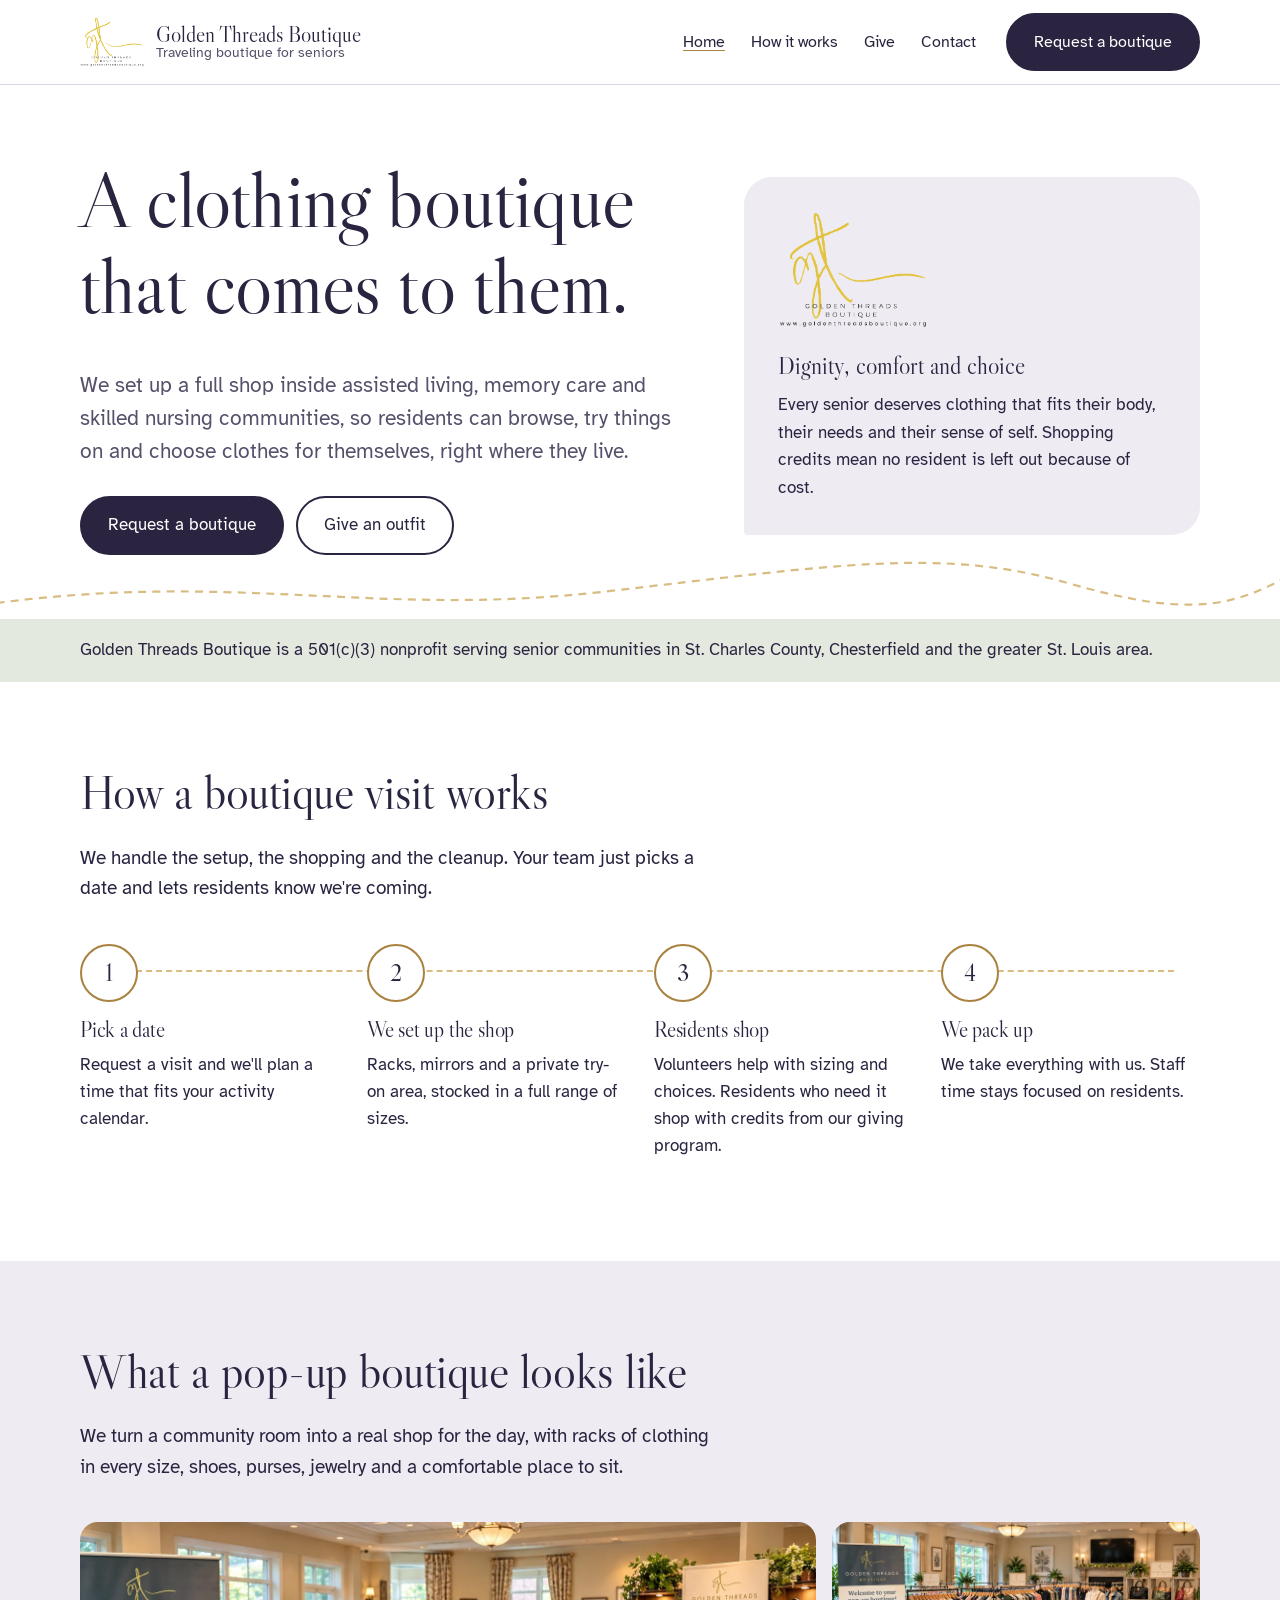
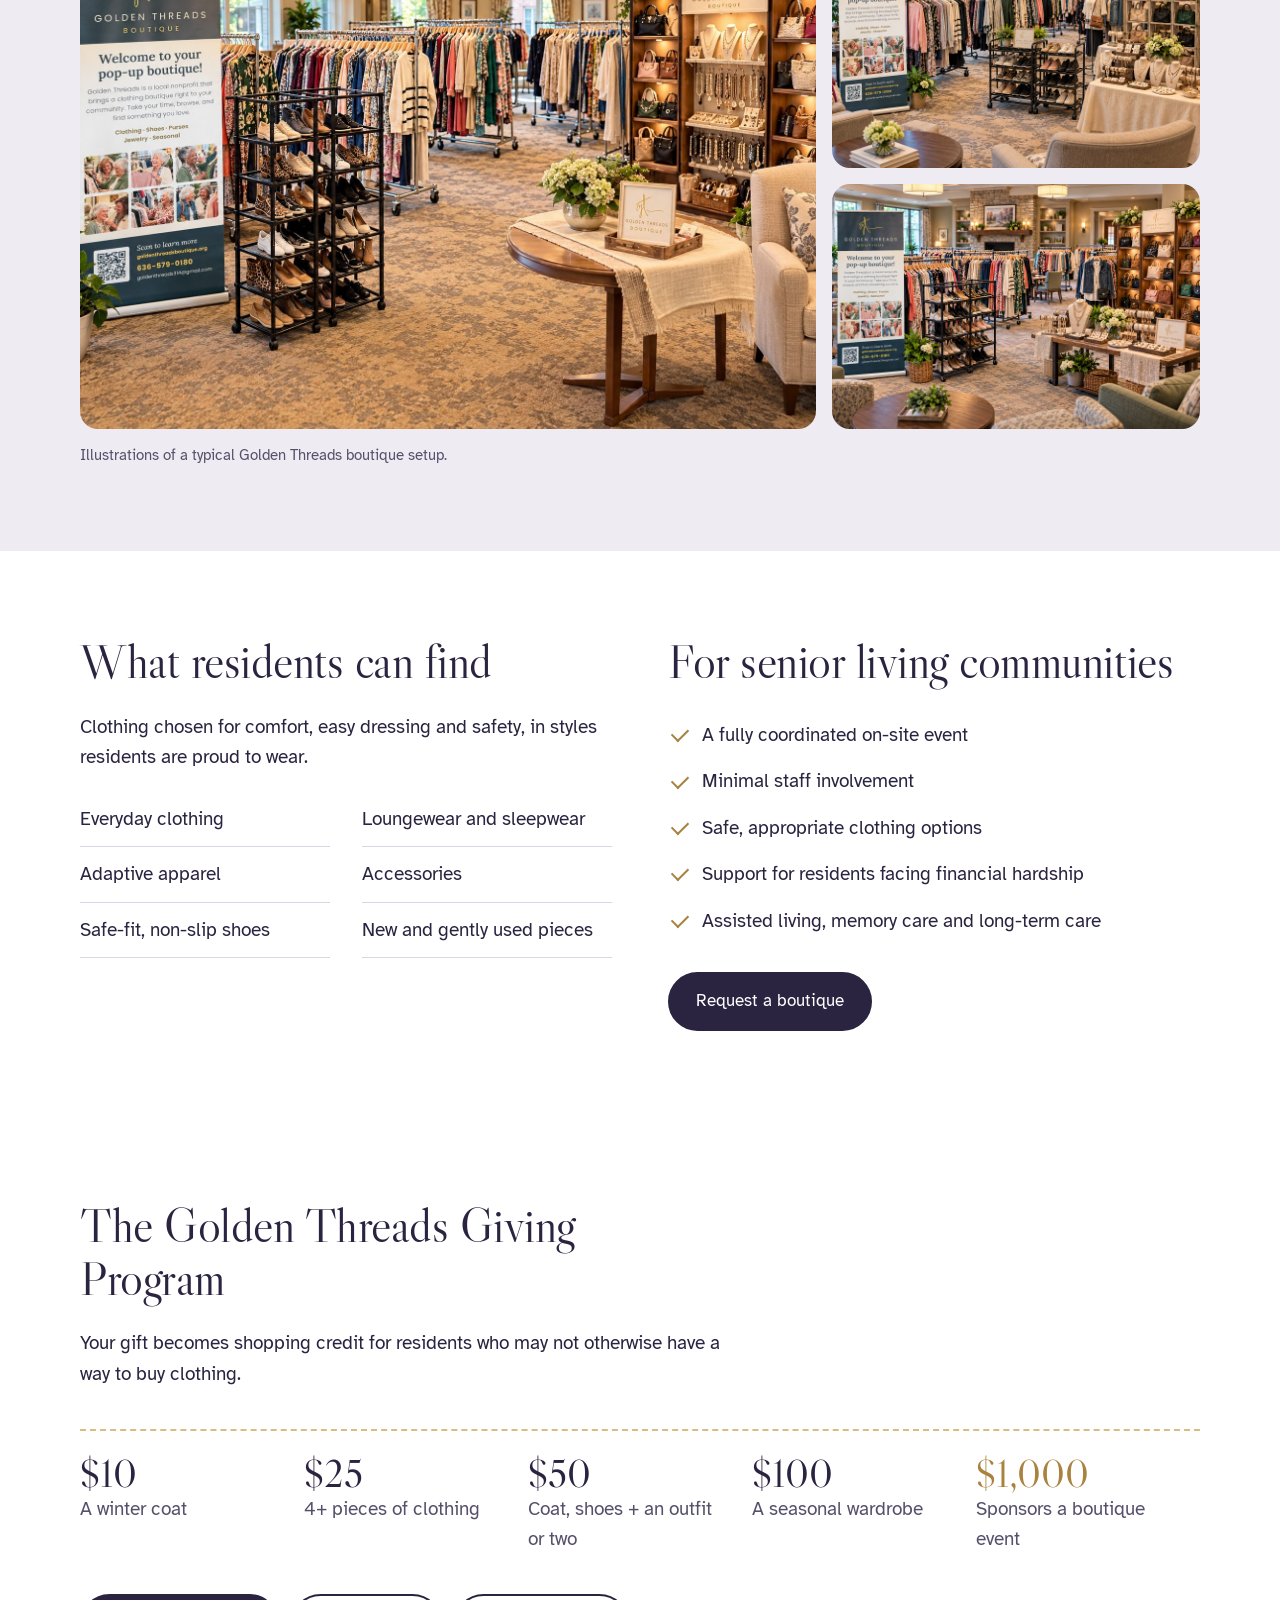
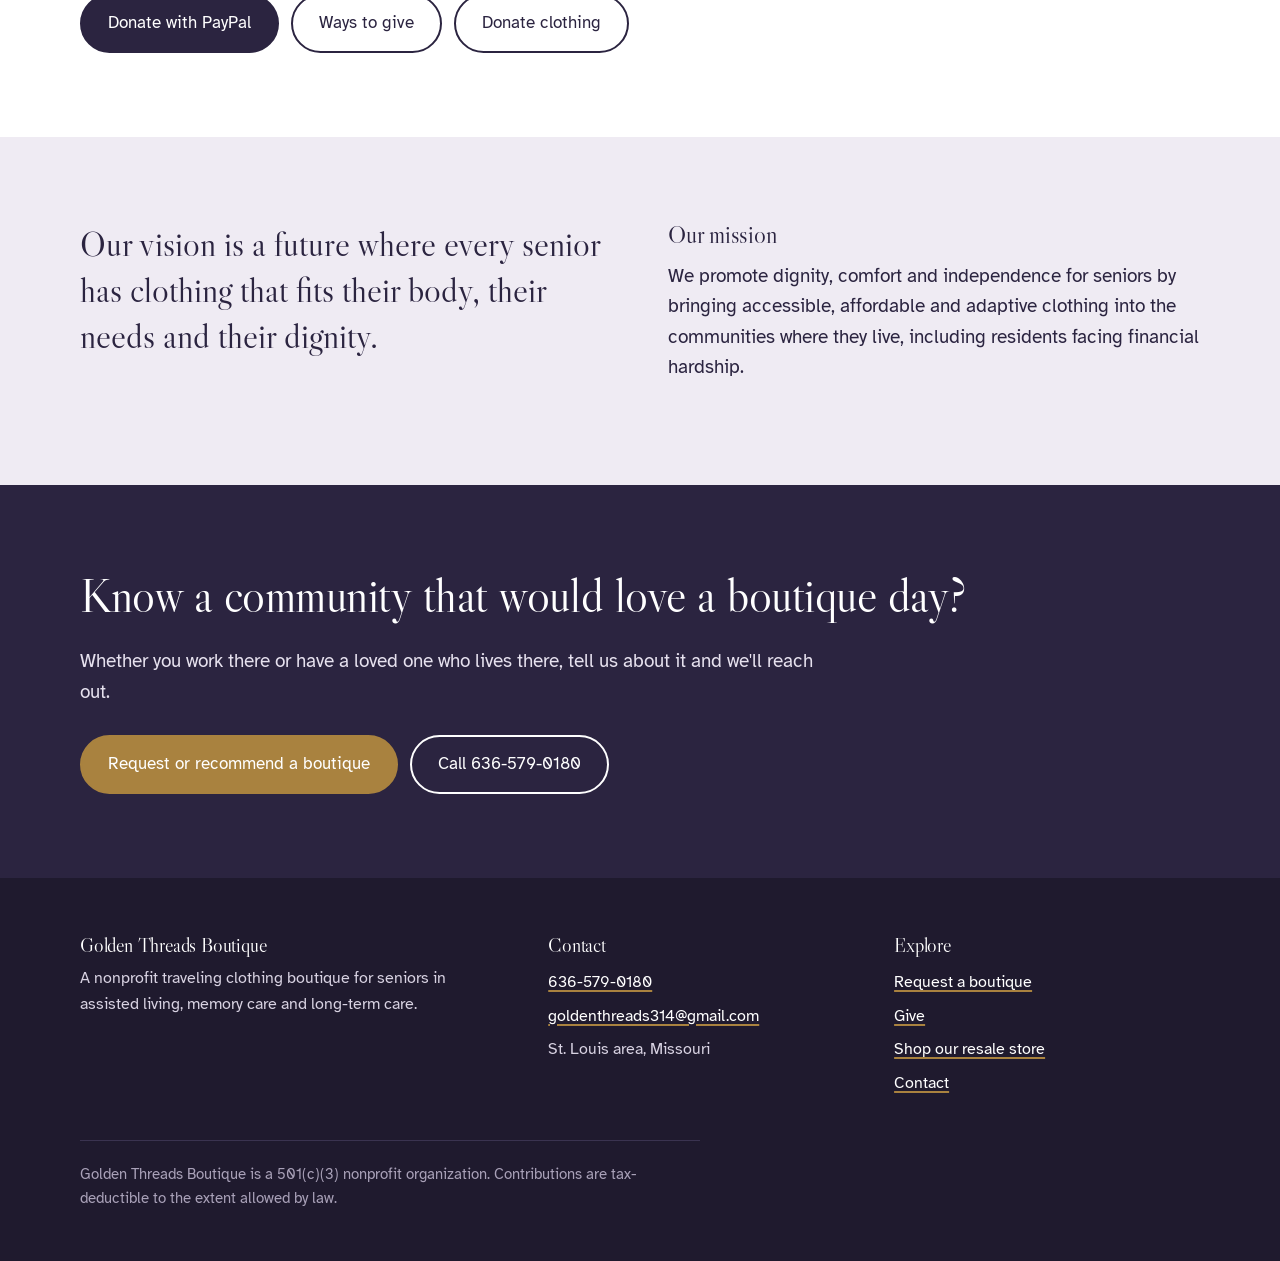
<file: index.html>
<!doctype html>
<html lang="en">
<head>
<meta charset="utf-8">
<meta name="viewport" content="width=device-width, initial-scale=1">
<title>Golden Threads Boutique | A traveling clothing boutique for seniors</title>
<meta name="description" content="Golden Threads Boutique is a nonprofit traveling boutique that brings affordable, adaptive clothing into assisted living, memory care and skilled nursing communities in the St. Louis area.">
<meta property="og:title" content="Golden Threads Boutique">
<meta property="og:description" content="A nonprofit traveling clothing boutique that comes to seniors in their own community.">
<meta property="og:image" content="https://goldenthreadsboutique.org/assets/logo.png">
<link rel="icon" href="assets/logo.png">
<link rel="preconnect" href="https://fonts.googleapis.com"><link rel="preconnect" href="https://fonts.gstatic.com" crossorigin>
<link href="https://fonts.googleapis.com/css2?family=Atkinson+Hyperlegible:wght@400;700&family=Libre+Caslon+Display&display=swap" rel="stylesheet">
<link rel="stylesheet" href="assets/site.css">
</head>
<body>
<a class="skip" href="#main">Skip to content</a>
<header class="site-header">
  <div class="wrap">
    <a class="brand" href="index.html"><img src="assets/logo.png" alt="Golden Threads Boutique logo"><span>Golden Threads Boutique<small>Traveling boutique for seniors</small></span></a>
    <button class="menu-toggle" aria-expanded="false" aria-controls="nav">Menu</button>
    <nav class="nav" id="nav" aria-label="Main">
      <a href="index.html" aria-current="page">Home</a>
      <a href="index.html#how-it-works">How it works</a>
      <a href="give.html">Give</a>
      <a href="contact.html">Contact</a>
      <a class="btn" href="request.html">Request a boutique</a>
    </nav>
  </div>
</header>

<main id="main">
  <section class="hero">
    <svg class="thread" viewBox="0 0 1440 600" preserveAspectRatio="none" aria-hidden="true"><path d="M-20 585 C 260 545, 420 600, 680 570 S 1060 520, 1200 560 S 1390 590, 1470 540"/></svg>
    <div class="wrap">
      <div>
        <h1>A clothing boutique that comes to them.</h1>
        <p class="lead">We set up a full shop inside assisted living, memory care and skilled nursing communities, so residents can browse, try things on and choose clothes for themselves, right where they live.</p>
        <div class="actions">
          <a class="btn" href="request.html">Request a boutique</a>
          <a class="btn btn-quiet" href="give.html">Give an outfit</a>
        </div>
      </div>
      <aside class="hero-card">
        <img src="assets/logo.png" alt="">
        <strong>Dignity, comfort and choice</strong>
        <p>Every senior deserves clothing that fits their body, their needs and their sense of self. Shopping credits mean no resident is left out because of cost.</p>
      </aside>
    </div>
  </section>

  <div class="note"><div class="wrap"><p>Golden Threads Boutique is a 501(c)(3) nonprofit serving senior communities in St. Charles County, Chesterfield and the greater St. Louis area.</p></div></div>

  <section id="how-it-works">
    <div class="wrap">
      <div class="section-head">
        <h2>How a boutique visit works</h2>
        <p>We handle the setup, the shopping and the cleanup. Your team just picks a date and lets residents know we're coming.</p>
      </div>
      <ol class="steps">
        <li><h3>Pick a date</h3><p>Request a visit and we'll plan a time that fits your activity calendar.</p></li>
        <li><h3>We set up the shop</h3><p>Racks, mirrors and a private try-on area, stocked in a full range of sizes.</p></li>
        <li><h3>Residents shop</h3><p>Volunteers help with sizing and choices. Residents who need it shop with credits from our giving program.</p></li>
        <li><h3>We pack up</h3><p>We take everything with us. Staff time stays focused on residents.</p></li>
      </ol>
    </div>
  </section>

  <section class="wash" id="pop-up">
    <div class="wrap">
      <div class="section-head">
        <h2>What a pop-up boutique looks like</h2>
        <p>We turn a community room into a real shop for the day, with racks of clothing in every size, shoes, purses, jewelry and a comfortable place to sit.</p>
      </div>
      <div class="gallery">
        <figure><img src="assets/popup-1.jpg" width="1536" height="1024" loading="lazy" alt="A Golden Threads pop-up boutique in a senior living community room, with clothing racks, a shoe rack, a purse and jewelry display, and a welcome banner"></figure>
        <figure><img src="assets/popup-2.jpg" width="1536" height="1024" loading="lazy" alt="Pop-up boutique set up with rolling racks of sweaters and dresses, mannequins, shoes and a jewelry table"></figure>
        <figure><img src="assets/popup-3.jpg" width="1536" height="1024" loading="lazy" alt="Pop-up boutique by a stone fireplace with clothing racks, purse shelves, shoes and a jewelry table"></figure>
      </div>
      <p class="gallery-note">Illustrations of a typical Golden Threads boutique setup.</p>
    </div>
  </section>

  <section>
    <div class="wrap two">
      <div>
        <h2>What residents can find</h2>
        <p>Clothing chosen for comfort, easy dressing and safety, in styles residents are proud to wear.</p>
        <ul class="offer">
          <li>Everyday clothing</li>
          <li>Adaptive apparel</li>
          <li>Safe-fit, non-slip shoes</li>
          <li>Loungewear and sleepwear</li>
          <li>Accessories</li>
          <li>New and gently used pieces</li>
        </ul>
      </div>
      <div>
        <h2>For senior living communities</h2>
        <ul class="checks">
          <li>A fully coordinated on-site event</li>
          <li>Minimal staff involvement</li>
          <li>Safe, appropriate clothing options</li>
          <li>Support for residents facing financial hardship</li>
          <li>Assisted living, memory care and long-term care</li>
        </ul>
        <div class="actions"><a class="btn" href="request.html">Request a boutique</a></div>
      </div>
    </div>
  </section>

  <section>
    <div class="wrap">
      <div class="section-head">
        <h2>The Golden Threads Giving Program</h2>
        <p>Your gift becomes shopping credit for residents who may not otherwise have a way to buy clothing.</p>
      </div>
      <div class="tiers">
        <div class="tier"><b>$10</b><span>A winter coat</span></div>
        <div class="tier"><b>$25</b><span>4+ pieces of clothing</span></div>
        <div class="tier"><b>$50</b><span>Coat, shoes + an outfit or two</span></div>
        <div class="tier"><b>$100</b><span>A seasonal wardrobe</span></div>
        <div class="tier big"><b>$1,000</b><span>Sponsors a boutique event</span></div>
      </div>
      <div class="actions"><a class="btn" href="https://www.paypal.com/qrcodes/managed/34150b9b-a78c-41fd-8ce4-fd4af0647781?utm_source=payandgetpaid" target="_blank" rel="noopener">Donate with PayPal</a><a class="btn btn-quiet" href="give.html">Ways to give</a><a class="btn btn-quiet" href="give.html#clothing">Donate clothing</a></div>
    </div>
  </section>

  <section class="wash">
    <div class="wrap two">
      <p class="quote">Our vision is a future where every senior has clothing that fits their body, their needs and their dignity.</p>
      <div>
        <h3>Our mission</h3>
        <p>We promote dignity, comfort and independence for seniors by bringing accessible, affordable and adaptive clothing into the communities where they live, including residents facing financial hardship.</p>
      </div>
    </div>
  </section>

  <section class="band">
    <div class="wrap">
      <h2>Know a community that would love a boutique day?</h2>
      <p>Whether you work there or have a loved one who lives there, tell us about it and we'll reach out.</p>
      <div class="actions"><a class="btn" href="request.html">Request or recommend a boutique</a><a class="btn btn-quiet" href="tel:+16365790180">Call 636-579-0180</a></div>
    </div>
  </section>
</main>

<footer class="site-footer">
  <div class="wrap">
    <div>
      <h3>Golden Threads Boutique</h3>
      <p>A nonprofit traveling clothing boutique for seniors in assisted living, memory care and long-term care.</p>
    </div>
    <div>
      <h3>Contact</h3>
      <ul>
        <li><a href="tel:+16365790180">636-579-0180</a></li>
        <li><a href="mailto:goldenthreads314@gmail.com">goldenthreads314@gmail.com</a></li>
        <li>St. Louis area, Missouri</li>
      </ul>
    </div>
    <div>
      <h3>Explore</h3>
      <ul>
        <li><a href="request.html">Request a boutique</a></li>
        <li><a href="give.html">Give</a></li>
        <li><a href="https://goldenthreads.us">Shop our resale store</a></li>
        <li><a href="contact.html">Contact</a></li>
      </ul>
    </div>
    <p class="legal">Golden Threads Boutique is a 501(c)(3) nonprofit organization. Contributions are tax-deductible to the extent allowed by law.</p>
  </div>
</footer>
<script src="assets/site.js"></script>
</body>
</html>
</file>
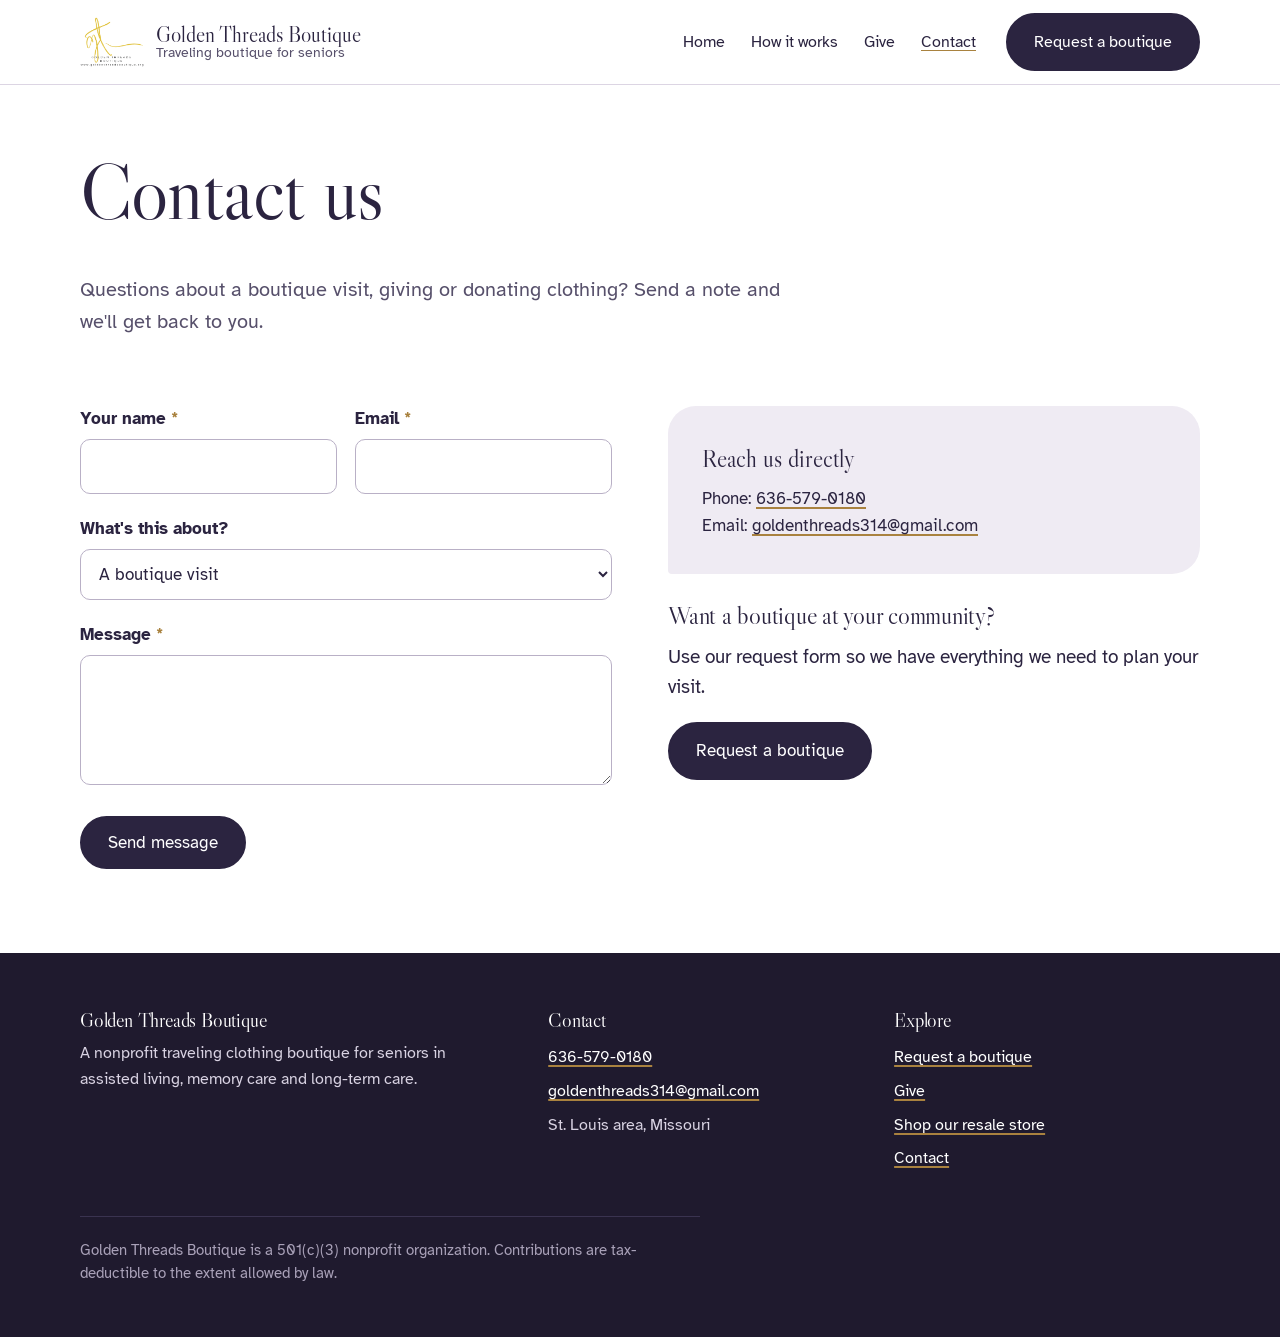
<file: contact.html>
<!doctype html>
<html lang="en">
<head>
<meta charset="utf-8">
<meta name="viewport" content="width=device-width, initial-scale=1">
<title>Contact | Golden Threads Boutique</title>
<meta name="description" content="Contact Golden Threads Boutique about boutique visits, giving, donating clothing or volunteering.">
<meta property="og:title" content="Golden Threads Boutique">
<meta property="og:description" content="A nonprofit traveling clothing boutique that comes to seniors in their own community.">
<meta property="og:image" content="https://goldenthreadsboutique.org/assets/logo.png">
<link rel="icon" href="assets/logo.png">
<link rel="preconnect" href="https://fonts.googleapis.com"><link rel="preconnect" href="https://fonts.gstatic.com" crossorigin>
<link href="https://fonts.googleapis.com/css2?family=Atkinson+Hyperlegible:wght@400;700&family=Libre+Caslon+Display&display=swap" rel="stylesheet">
<link rel="stylesheet" href="assets/site.css">
</head>
<body>
<a class="skip" href="#main">Skip to content</a>
<header class="site-header">
  <div class="wrap">
    <a class="brand" href="index.html"><img src="assets/logo.png" alt="Golden Threads Boutique logo"><span>Golden Threads Boutique<small>Traveling boutique for seniors</small></span></a>
    <button class="menu-toggle" aria-expanded="false" aria-controls="nav">Menu</button>
    <nav class="nav" id="nav" aria-label="Main">
      <a href="index.html">Home</a>
      <a href="index.html#how-it-works">How it works</a>
      <a href="give.html">Give</a>
      <a href="contact.html" aria-current="page">Contact</a>
      <a class="btn" href="request.html">Request a boutique</a>
    </nav>
  </div>
</header>

<main id="main">
  <div class="page-head"><div class="wrap">
    <h1>Contact us</h1>
    <p class="lead">Questions about a boutique visit, giving or donating clothing? Send a note and we'll get back to you.</p>
  </div></div>
  <section style="padding-top:24px">
    <div class="wrap two">
      <form class="form" action="https://formsubmit.co/goldenthreads314@gmail.com" method="POST">
        <input type="hidden" name="_subject" value="New message from goldenthreadsboutique.org">
        <input type="hidden" name="_template" value="table">
        <input type="hidden" name="_next" value="https://goldenthreadsboutique.org/thanks.html">
        <input type="text" name="_honey" style="display:none" tabindex="-1" autocomplete="off">
        <div class="row">
          <div><label for="cname">Your name <span class="req">*</span></label><input id="cname" type="text" name="Name" autocomplete="name" required></div>
          <div><label for="cemail">Email <span class="req">*</span></label><input id="cemail" type="email" name="email" autocomplete="email" required></div>
        </div>
        <div><label for="topic">What's this about?</label>
          <select id="topic" name="Topic"><option>A boutique visit</option><option>Giving money</option><option>Donating clothing</option><option>Volunteering</option><option>Something else</option></select></div>
        <div><label for="msg">Message <span class="req">*</span></label><textarea id="msg" name="Message" required></textarea></div>
        <div><button class="btn" type="submit">Send message</button></div>
      </form>
      <aside>
        <div class="hero-card">
          <strong>Reach us directly</strong>
          <p>Phone: <a href="tel:+16365790180">636-579-0180</a><br>Email: <a href="mailto:goldenthreads314@gmail.com">goldenthreads314@gmail.com</a></p>
        </div>
        <div style="margin-top:28px">
          <h3>Want a boutique at your community?</h3>
          <p>Use our request form so we have everything we need to plan your visit.</p>
          <a class="btn" href="request.html">Request a boutique</a>
        </div>
      </aside>
    </div>
  </section>
</main>
</main>

<footer class="site-footer">
  <div class="wrap">
    <div>
      <h3>Golden Threads Boutique</h3>
      <p>A nonprofit traveling clothing boutique for seniors in assisted living, memory care and long-term care.</p>
    </div>
    <div>
      <h3>Contact</h3>
      <ul>
        <li><a href="tel:+16365790180">636-579-0180</a></li>
        <li><a href="mailto:goldenthreads314@gmail.com">goldenthreads314@gmail.com</a></li>
        <li>St. Louis area, Missouri</li>
      </ul>
    </div>
    <div>
      <h3>Explore</h3>
      <ul>
        <li><a href="request.html">Request a boutique</a></li>
        <li><a href="give.html">Give</a></li>
        <li><a href="https://goldenthreads.us">Shop our resale store</a></li>
        <li><a href="contact.html">Contact</a></li>
      </ul>
    </div>
    <p class="legal">Golden Threads Boutique is a 501(c)(3) nonprofit organization. Contributions are tax-deductible to the extent allowed by law.</p>
  </div>
</footer>
<script src="assets/site.js"></script>
</body>
</html>
</file>
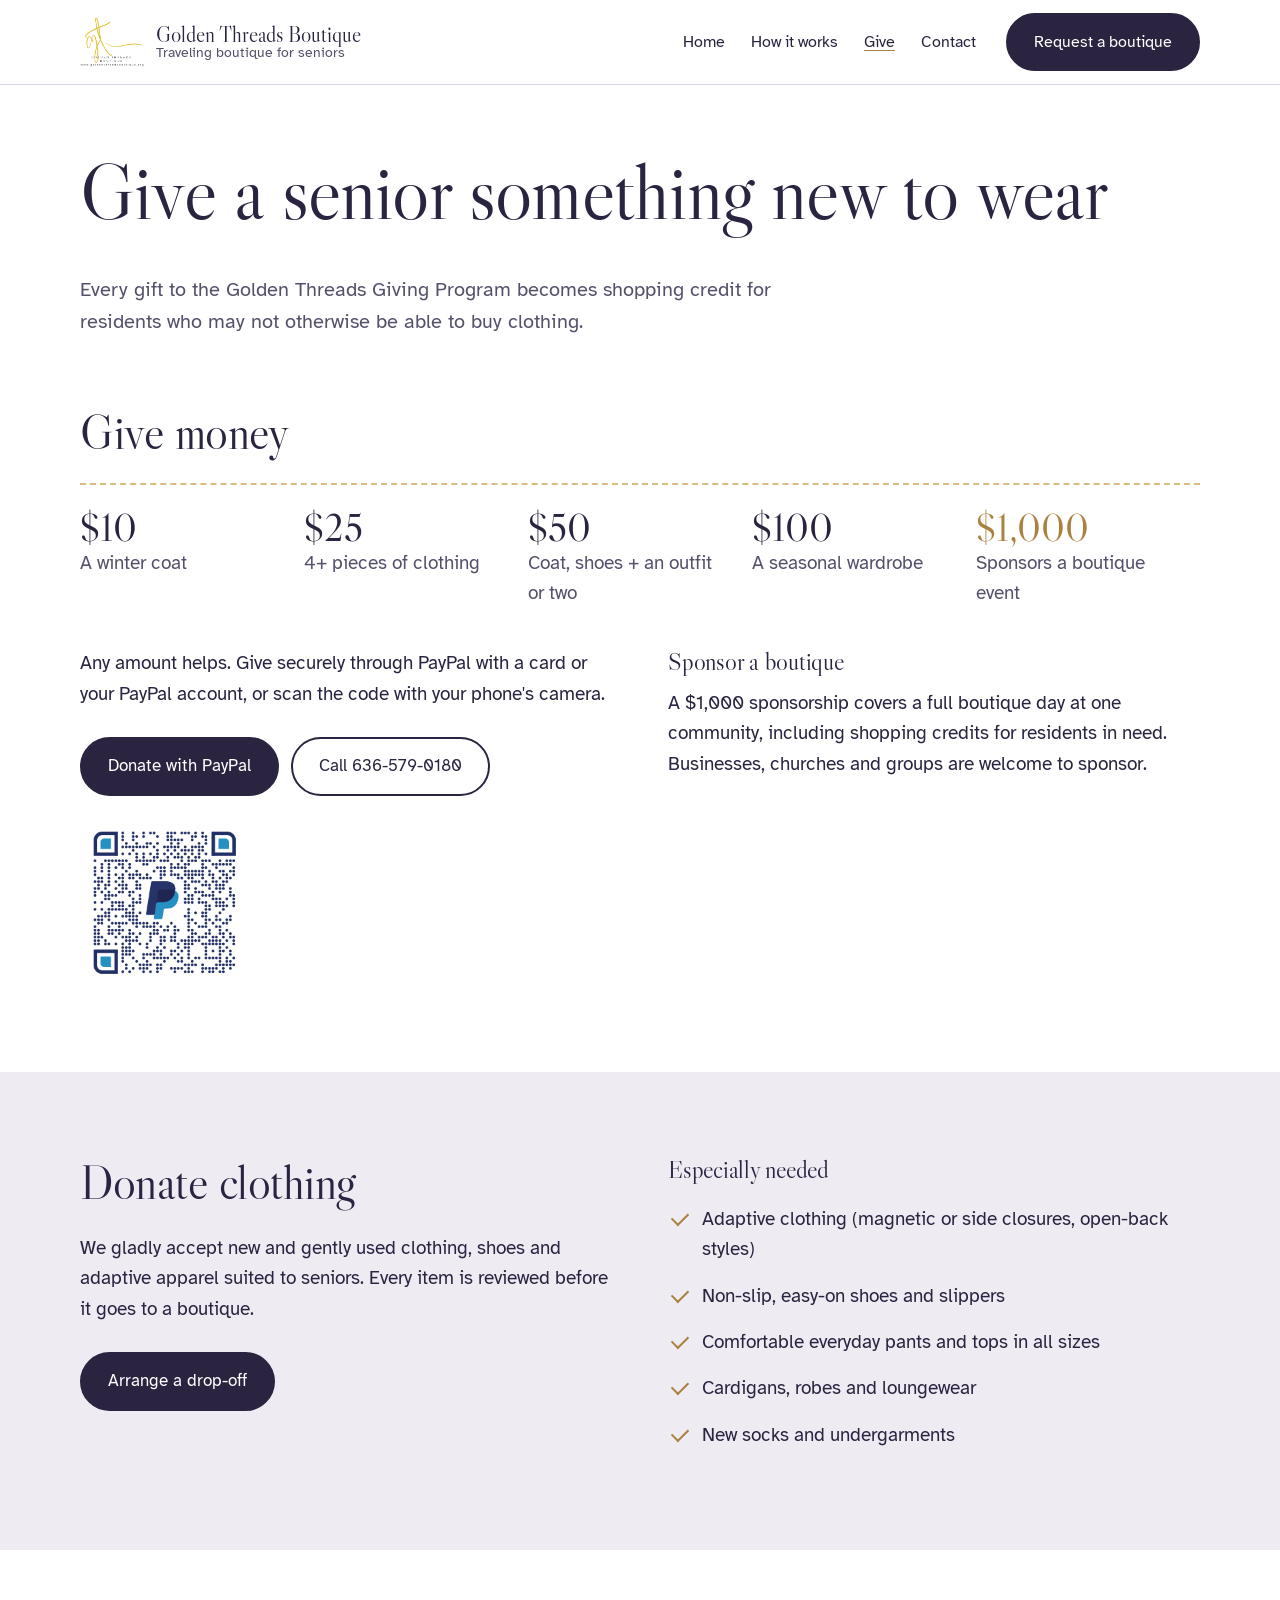
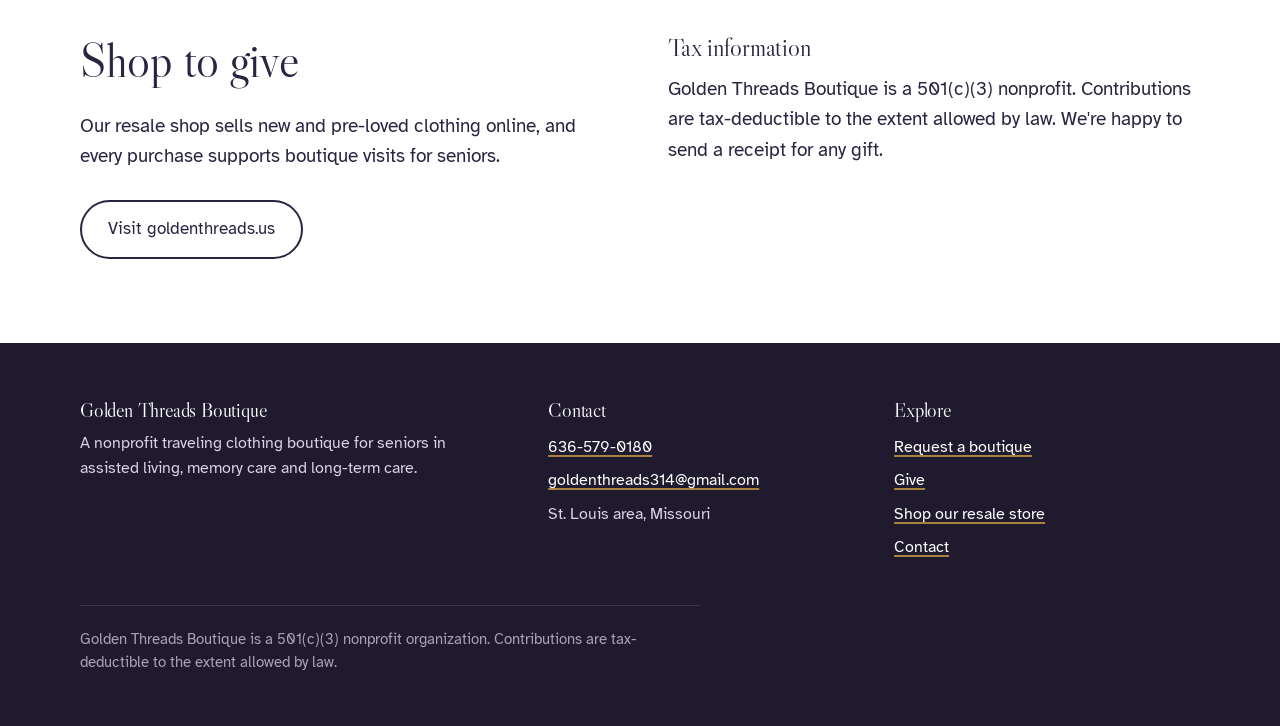
<file: give.html>
<!doctype html>
<html lang="en">
<head>
<meta charset="utf-8">
<meta name="viewport" content="width=device-width, initial-scale=1">
<title>Give | Golden Threads Boutique</title>
<meta name="description" content="Give money or clothing to the Golden Threads Giving Program and provide shopping credits for seniors in need.">
<meta property="og:title" content="Golden Threads Boutique">
<meta property="og:description" content="A nonprofit traveling clothing boutique that comes to seniors in their own community.">
<meta property="og:image" content="https://goldenthreadsboutique.org/assets/logo.png">
<link rel="icon" href="assets/logo.png">
<link rel="preconnect" href="https://fonts.googleapis.com"><link rel="preconnect" href="https://fonts.gstatic.com" crossorigin>
<link href="https://fonts.googleapis.com/css2?family=Atkinson+Hyperlegible:wght@400;700&family=Libre+Caslon+Display&display=swap" rel="stylesheet">
<link rel="stylesheet" href="assets/site.css">
</head>
<body>
<a class="skip" href="#main">Skip to content</a>
<header class="site-header">
  <div class="wrap">
    <a class="brand" href="index.html"><img src="assets/logo.png" alt="Golden Threads Boutique logo"><span>Golden Threads Boutique<small>Traveling boutique for seniors</small></span></a>
    <button class="menu-toggle" aria-expanded="false" aria-controls="nav">Menu</button>
    <nav class="nav" id="nav" aria-label="Main">
      <a href="index.html">Home</a>
      <a href="index.html#how-it-works">How it works</a>
      <a href="give.html" aria-current="page">Give</a>
      <a href="contact.html">Contact</a>
      <a class="btn" href="request.html">Request a boutique</a>
    </nav>
  </div>
</header>

<main id="main">
  <div class="page-head"><div class="wrap">
    <h1>Give a senior something new to wear</h1>
    <p class="lead">Every gift to the Golden Threads Giving Program becomes shopping credit for residents who may not otherwise be able to buy clothing.</p>
  </div></div>

  <section style="padding-top:24px">
    <div class="wrap">
      <h2>Give money</h2>
      <div class="tiers">
        <div class="tier"><b>$10</b><span>A winter coat</span></div>
        <div class="tier"><b>$25</b><span>4+ pieces of clothing</span></div>
        <div class="tier"><b>$50</b><span>Coat, shoes + an outfit or two</span></div>
        <div class="tier"><b>$100</b><span>A seasonal wardrobe</span></div>
        <div class="tier big"><b>$1,000</b><span>Sponsors a boutique event</span></div>
      </div>
      <div class="two">
        <div>
          <p>Any amount helps. Give securely through PayPal with a card or your PayPal account, or scan the code with your phone's camera.</p>
          <div class="actions">
            <a class="btn" href="https://www.paypal.com/qrcodes/managed/34150b9b-a78c-41fd-8ce4-fd4af0647781?utm_source=payandgetpaid" target="_blank" rel="noopener">Donate with PayPal</a>
            <a class="btn btn-quiet" href="tel:+16365790180">Call 636-579-0180</a>
          </div>
          <img src="assets/paypal-qr.png" alt="PayPal QR code for donating to Golden Threads Boutique" width="170" height="170" style="margin-top:22px;border-radius:12px">
        </div>
        <div>
          <h3>Sponsor a boutique</h3>
          <p>A $1,000 sponsorship covers a full boutique day at one community, including shopping credits for residents in need. Businesses, churches and groups are welcome to sponsor.</p>
        </div>
      </div>
    </div>
  </section>

  <section class="wash" id="clothing">
    <div class="wrap two">
      <div>
        <h2>Donate clothing</h2>
        <p>We gladly accept new and gently used clothing, shoes and adaptive apparel suited to seniors. Every item is reviewed before it goes to a boutique.</p>
        <div class="actions"><a class="btn" href="contact.html">Arrange a drop-off</a></div>
      </div>
      <div>
        <h3>Especially needed</h3>
        <ul class="checks">
          <li>Adaptive clothing (magnetic or side closures, open-back styles)</li>
          <li>Non-slip, easy-on shoes and slippers</li>
          <li>Comfortable everyday pants and tops in all sizes</li>
          <li>Cardigans, robes and loungewear</li>
          <li>New socks and undergarments</li>
        </ul>
      </div>
    </div>
  </section>

  <section>
    <div class="wrap two">
      <div>
        <h2>Shop to give</h2>
        <p>Our resale shop sells new and pre-loved clothing online, and every purchase supports boutique visits for seniors.</p>
        <div class="actions"><a class="btn btn-quiet" href="https://goldenthreads.us">Visit goldenthreads.us</a></div>
      </div>
      <div>
        <h3>Tax information</h3>
        <p>Golden Threads Boutique is a 501(c)(3) nonprofit. Contributions are tax-deductible to the extent allowed by law. We're happy to send a receipt for any gift.</p>
      </div>
    </div>
  </section>
</main>
</main>

<footer class="site-footer">
  <div class="wrap">
    <div>
      <h3>Golden Threads Boutique</h3>
      <p>A nonprofit traveling clothing boutique for seniors in assisted living, memory care and long-term care.</p>
    </div>
    <div>
      <h3>Contact</h3>
      <ul>
        <li><a href="tel:+16365790180">636-579-0180</a></li>
        <li><a href="mailto:goldenthreads314@gmail.com">goldenthreads314@gmail.com</a></li>
        <li>St. Louis area, Missouri</li>
      </ul>
    </div>
    <div>
      <h3>Explore</h3>
      <ul>
        <li><a href="request.html">Request a boutique</a></li>
        <li><a href="give.html">Give</a></li>
        <li><a href="https://goldenthreads.us">Shop our resale store</a></li>
        <li><a href="contact.html">Contact</a></li>
      </ul>
    </div>
    <p class="legal">Golden Threads Boutique is a 501(c)(3) nonprofit organization. Contributions are tax-deductible to the extent allowed by law.</p>
  </div>
</footer>
<script src="assets/site.js"></script>
</body>
</html>
</file>
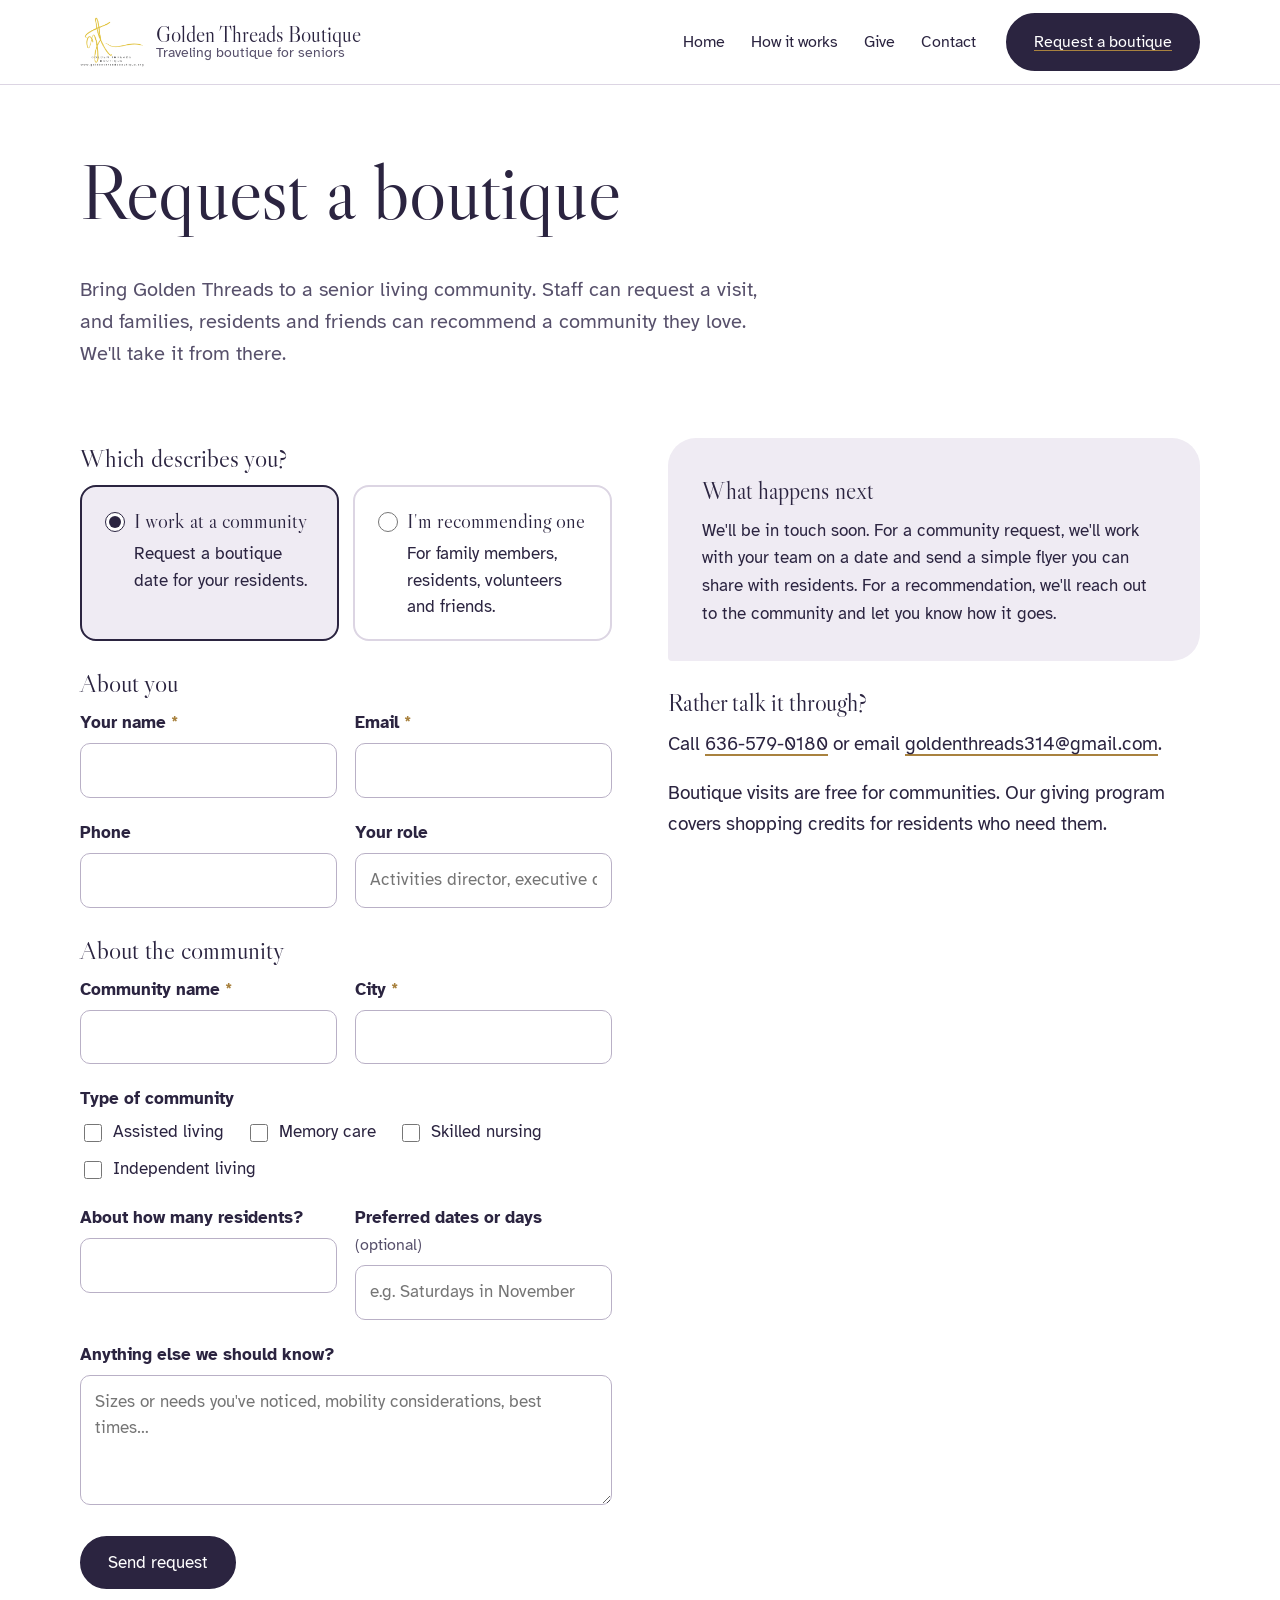
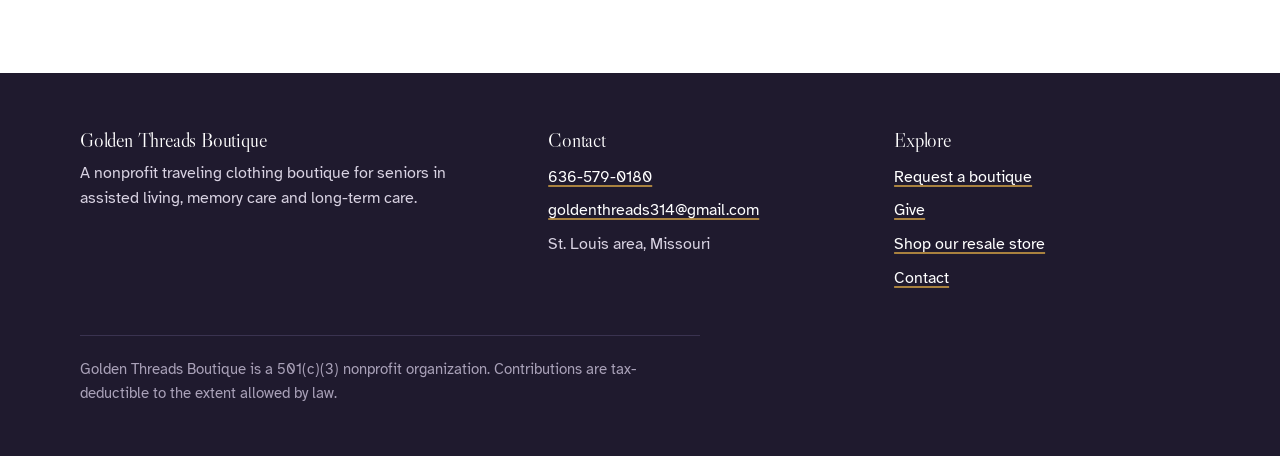
<file: request.html>
<!doctype html>
<html lang="en">
<head>
<meta charset="utf-8">
<meta name="viewport" content="width=device-width, initial-scale=1">
<title>Request a boutique | Golden Threads Boutique</title>
<meta name="description" content="Request a Golden Threads traveling boutique at your senior living community, or recommend a community you love.">
<meta property="og:title" content="Golden Threads Boutique">
<meta property="og:description" content="A nonprofit traveling clothing boutique that comes to seniors in their own community.">
<meta property="og:image" content="https://goldenthreadsboutique.org/assets/logo.png">
<link rel="icon" href="assets/logo.png">
<link rel="preconnect" href="https://fonts.googleapis.com"><link rel="preconnect" href="https://fonts.gstatic.com" crossorigin>
<link href="https://fonts.googleapis.com/css2?family=Atkinson+Hyperlegible:wght@400;700&family=Libre+Caslon+Display&display=swap" rel="stylesheet">
<link rel="stylesheet" href="assets/site.css">
</head>
<body>
<a class="skip" href="#main">Skip to content</a>
<header class="site-header">
  <div class="wrap">
    <a class="brand" href="index.html"><img src="assets/logo.png" alt="Golden Threads Boutique logo"><span>Golden Threads Boutique<small>Traveling boutique for seniors</small></span></a>
    <button class="menu-toggle" aria-expanded="false" aria-controls="nav">Menu</button>
    <nav class="nav" id="nav" aria-label="Main">
      <a href="index.html">Home</a>
      <a href="index.html#how-it-works">How it works</a>
      <a href="give.html">Give</a>
      <a href="contact.html">Contact</a>
      <a class="btn" href="request.html" aria-current="page">Request a boutique</a>
    </nav>
  </div>
</header>

<main id="main">
  <div class="page-head"><div class="wrap">
    <h1>Request a boutique</h1>
    <p class="lead">Bring Golden Threads to a senior living community. Staff can request a visit, and families, residents and friends can recommend a community they love. We'll take it from there.</p>
  </div></div>

  <section style="padding-top:24px">
    <div class="wrap two">
      <form class="form" id="request-form" action="https://formsubmit.co/goldenthreads314@gmail.com" method="POST">
        <input type="hidden" name="_subject" value="New boutique request from goldenthreadsboutique.org">
        <input type="hidden" name="_template" value="table">
        <input type="hidden" name="_next" value="https://goldenthreadsboutique.org/thanks.html">
        <input type="text" name="_honey" style="display:none" tabindex="-1" autocomplete="off">

        <fieldset>
          <legend>Which describes you?</legend>
          <div class="choice">
            <label><input type="radio" name="Request type" value="Staff at the community" required checked><b>I work at a community</b>Request a boutique date for your residents.</label>
            <label><input type="radio" name="Request type" value="Recommending a community"><b>I'm recommending one</b>For family members, residents, volunteers and friends.</label>
          </div>
        </fieldset>

        <fieldset>
          <legend>About you</legend>
          <div class="row">
            <div><label for="name">Your name <span class="req">*</span></label><input id="name" type="text" name="Name" autocomplete="name" required></div>
            <div><label for="email">Email <span class="req">*</span></label><input id="email" type="email" name="email" autocomplete="email" required></div>
          </div>
          <div class="row">
            <div><label for="phone">Phone</label><input id="phone" type="tel" name="Phone" autocomplete="tel"></div>
            <div class="path" data-path="staff"><label for="role">Your role</label><input id="role" type="text" name="Role" placeholder="Activities director, executive director…"></div>
            <div class="path" data-path="refer" hidden><label for="relation">Your connection to the community</label>
              <select id="relation" name="Connection">
                <option value="">Choose one</option>
                <option>My family member lives there</option>
                <option>I live there</option>
                <option>I volunteer there</option>
                <option>Friend or neighbor</option>
                <option>Other</option>
              </select></div>
          </div>
        </fieldset>

        <fieldset>
          <legend>About the community</legend>
          <div class="row">
            <div><label for="community">Community name <span class="req">*</span></label><input id="community" type="text" name="Community" required></div>
            <div><label for="city">City <span class="req">*</span></label><input id="city" type="text" name="City" required></div>
          </div>
          <div>
            <label>Type of community</label>
            <div class="radios">
              <label><input type="checkbox" name="Community type" value="Assisted living"> Assisted living</label>
              <label><input type="checkbox" name="Community type" value="Memory care"> Memory care</label>
              <label><input type="checkbox" name="Community type" value="Skilled nursing"> Skilled nursing</label>
              <label><input type="checkbox" name="Community type" value="Independent living"> Independent living</label>
            </div>
          </div>

          <div class="path" data-path="staff">
            <div class="row">
              <div><label for="residents">About how many residents?</label><input id="residents" type="number" name="Residents" min="1" inputmode="numeric"></div>
              <div><label for="dates">Preferred dates or days <span class="hint">(optional)</span></label><input id="dates" type="text" name="Preferred dates" placeholder="e.g. Saturdays in November"></div>
            </div>
          </div>

          <div class="path" data-path="refer" hidden>
            <div class="row">
              <div><label for="contact">Who should we contact there? <span class="hint">(if you know)</span></label><input id="contact" type="text" name="Community contact" placeholder="Name and title"></div>
              <div><label for="contactinfo">Their phone or email <span class="hint">(if you know)</span></label><input id="contactinfo" type="text" name="Community contact info"></div>
            </div>
            <div style="margin-top:18px">
              <label>May we mention your name when we reach out?</label>
              <div class="radios">
                <label><input type="radio" name="OK to mention name" value="Yes"> Yes</label>
                <label><input type="radio" name="OK to mention name" value="No, keep it anonymous"> No, keep it anonymous</label>
              </div>
            </div>
          </div>

          <div><label for="notes">Anything else we should know?</label><textarea id="notes" name="Notes" placeholder="Sizes or needs you've noticed, mobility considerations, best times…"></textarea></div>
        </fieldset>

        <div><button class="btn" type="submit" id="submit-btn">Send request</button></div>
      </form>

      <aside>
        <div class="hero-card">
          <strong>What happens next</strong>
          <p>We'll be in touch soon. For a community request, we'll work with your team on a date and send a simple flyer you can share with residents. For a recommendation, we'll reach out to the community and let you know how it goes.</p>
        </div>
        <div style="margin-top:28px">
          <h3>Rather talk it through?</h3>
          <p>Call <a href="tel:+16365790180">636-579-0180</a> or email <a href="mailto:goldenthreads314@gmail.com">goldenthreads314@gmail.com</a>.</p>
          <p>Boutique visits are free for communities. Our giving program covers shopping credits for residents who need them.</p>
        </div>
      </aside>
    </div>
  </section>
</main>
</main>

<footer class="site-footer">
  <div class="wrap">
    <div>
      <h3>Golden Threads Boutique</h3>
      <p>A nonprofit traveling clothing boutique for seniors in assisted living, memory care and long-term care.</p>
    </div>
    <div>
      <h3>Contact</h3>
      <ul>
        <li><a href="tel:+16365790180">636-579-0180</a></li>
        <li><a href="mailto:goldenthreads314@gmail.com">goldenthreads314@gmail.com</a></li>
        <li>St. Louis area, Missouri</li>
      </ul>
    </div>
    <div>
      <h3>Explore</h3>
      <ul>
        <li><a href="request.html">Request a boutique</a></li>
        <li><a href="give.html">Give</a></li>
        <li><a href="https://goldenthreads.us">Shop our resale store</a></li>
        <li><a href="contact.html">Contact</a></li>
      </ul>
    </div>
    <p class="legal">Golden Threads Boutique is a 501(c)(3) nonprofit organization. Contributions are tax-deductible to the extent allowed by law.</p>
  </div>
</footer>
<script src="assets/site.js"></script>
</body>
</html>
</file>
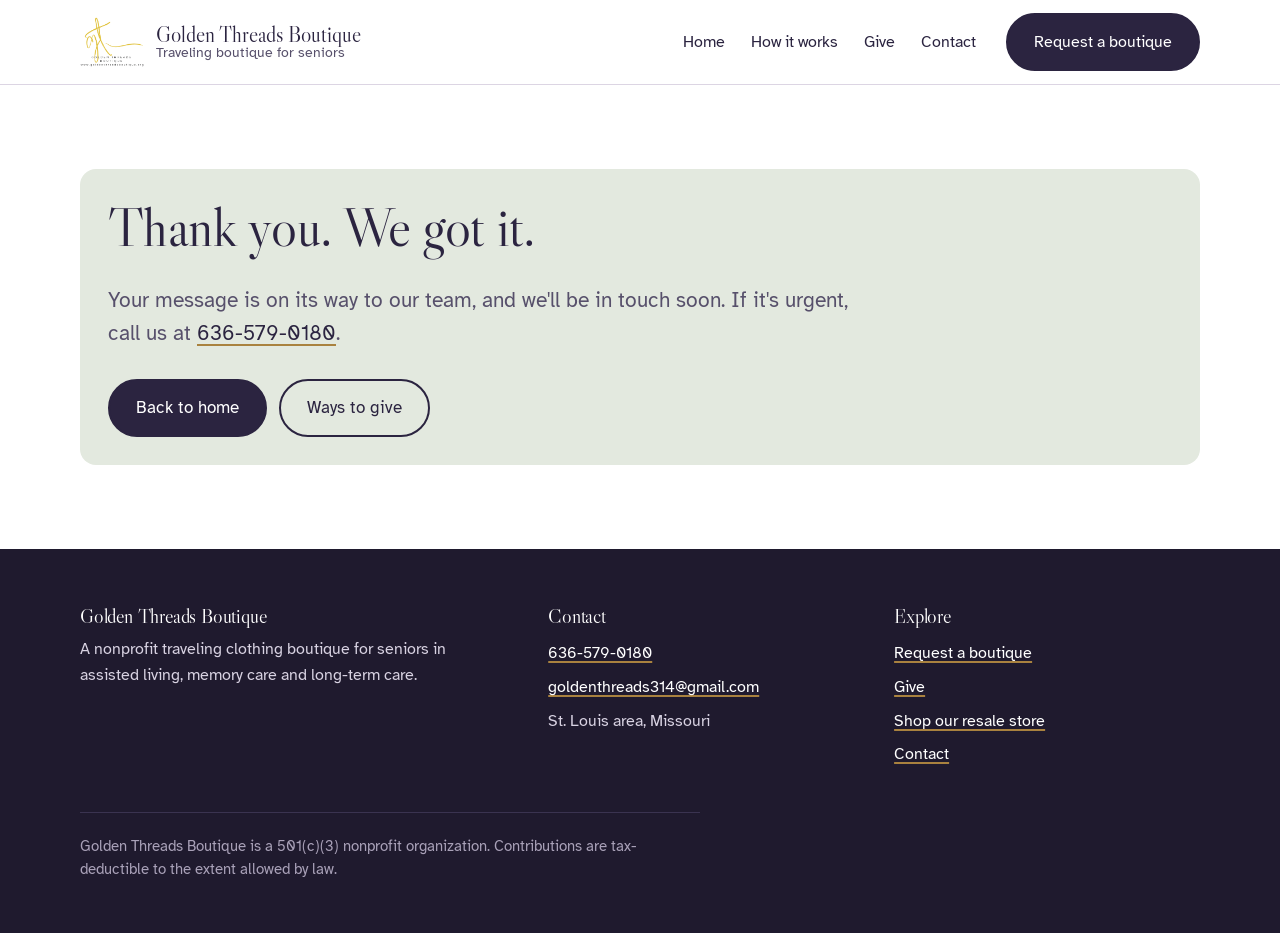
<file: thanks.html>
<!doctype html>
<html lang="en">
<head>
<meta charset="utf-8">
<meta name="viewport" content="width=device-width, initial-scale=1">
<title>Thank you | Golden Threads Boutique</title>
<meta name="description" content="Thank you for contacting Golden Threads Boutique.">
<meta property="og:title" content="Golden Threads Boutique">
<meta property="og:description" content="A nonprofit traveling clothing boutique that comes to seniors in their own community.">
<meta property="og:image" content="https://goldenthreadsboutique.org/assets/logo.png">
<link rel="icon" href="assets/logo.png">
<link rel="preconnect" href="https://fonts.googleapis.com"><link rel="preconnect" href="https://fonts.gstatic.com" crossorigin>
<link href="https://fonts.googleapis.com/css2?family=Atkinson+Hyperlegible:wght@400;700&family=Libre+Caslon+Display&display=swap" rel="stylesheet">
<link rel="stylesheet" href="assets/site.css">
</head>
<body>
<a class="skip" href="#main">Skip to content</a>
<header class="site-header">
  <div class="wrap">
    <a class="brand" href="index.html"><img src="assets/logo.png" alt="Golden Threads Boutique logo"><span>Golden Threads Boutique<small>Traveling boutique for seniors</small></span></a>
    <button class="menu-toggle" aria-expanded="false" aria-controls="nav">Menu</button>
    <nav class="nav" id="nav" aria-label="Main">
      <a href="index.html">Home</a>
      <a href="index.html#how-it-works">How it works</a>
      <a href="give.html">Give</a>
      <a href="contact.html">Contact</a>
      <a class="btn" href="request.html">Request a boutique</a>
    </nav>
  </div>
</header>

<main id="main">
  <section>
    <div class="wrap">
      <div class="thanks">
        <h1 style="font-size:clamp(2.2rem,5vw,3.4rem)">Thank you. We got it.</h1>
        <p class="lead">Your message is on its way to our team, and we'll be in touch soon. If it's urgent, call us at <a href="tel:+16365790180">636-579-0180</a>.</p>
        <div class="actions"><a class="btn" href="index.html">Back to home</a><a class="btn btn-quiet" href="give.html">Ways to give</a></div>
      </div>
    </div>
  </section>
</main>
</main>

<footer class="site-footer">
  <div class="wrap">
    <div>
      <h3>Golden Threads Boutique</h3>
      <p>A nonprofit traveling clothing boutique for seniors in assisted living, memory care and long-term care.</p>
    </div>
    <div>
      <h3>Contact</h3>
      <ul>
        <li><a href="tel:+16365790180">636-579-0180</a></li>
        <li><a href="mailto:goldenthreads314@gmail.com">goldenthreads314@gmail.com</a></li>
        <li>St. Louis area, Missouri</li>
      </ul>
    </div>
    <div>
      <h3>Explore</h3>
      <ul>
        <li><a href="request.html">Request a boutique</a></li>
        <li><a href="give.html">Give</a></li>
        <li><a href="https://goldenthreads.us">Shop our resale store</a></li>
        <li><a href="contact.html">Contact</a></li>
      </ul>
    </div>
    <p class="legal">Golden Threads Boutique is a 501(c)(3) nonprofit organization. Contributions are tax-deductible to the extent allowed by law.</p>
  </div>
</footer>
<script src="assets/site.js"></script>
</body>
</html>
</file>
<file: assets/site.css>
/* Golden Threads Boutique — site styles */
:root{
  --ink:#2B2440;        /* deep plum ink */
  --ink-soft:#57506B;
  --gold:#A9823F;       /* brand gold, darkened for text contrast */
  --gold-light:#D9BC82;
  --heather:#EFEBF3;    /* soft lilac section wash */
  --sage:#E3E9DF;
  --paper:#FFFFFF;
  --line:#DCD5E3;
  --focus:#3D5AFE;
  --serif:"Libre Caslon Display", Georgia, serif;
  --sans:"Atkinson Hyperlegible", system-ui, sans-serif;
  --wrap:1120px;
}
*{box-sizing:border-box}
html{scroll-behavior:smooth}
@media (prefers-reduced-motion:reduce){html{scroll-behavior:auto}*{animation:none!important;transition:none!important}}
body{margin:0;background:var(--paper);color:var(--ink);font-family:var(--sans);font-size:1.1875rem;line-height:1.6;-webkit-font-smoothing:antialiased}
img{max-width:100%;display:block}
a{color:var(--ink);text-decoration-color:var(--gold);text-underline-offset:.2em;text-decoration-thickness:2px}
a:hover{color:var(--gold)}
:focus-visible{outline:3px solid var(--focus);outline-offset:3px;border-radius:2px}
.wrap{width:min(var(--wrap),100% - 32px);margin-inline:auto}
.skip{position:absolute;left:-999px;top:8px;background:var(--ink);color:#fff;padding:8px 14px;z-index:99}
.skip:focus{left:8px}

h1,h2,h3{font-family:var(--serif);font-weight:400;line-height:1.1;margin:0 0 .5em;letter-spacing:-.01em}
h1{font-size:clamp(2.6rem,6.2vw,4.9rem)}
h2{font-size:clamp(2rem,3.8vw,3rem)}
h3{font-size:1.55rem}
p{margin:0 0 1em;max-width:62ch}
.lead{font-size:1.3rem;color:var(--ink-soft);max-width:54ch}

/* Header */
.site-header{border-bottom:1px solid var(--line);background:var(--paper);position:sticky;top:0;z-index:20}
.site-header .wrap{display:flex;align-items:center;justify-content:space-between;gap:20px;min-height:84px}
.brand{display:flex;align-items:center;gap:12px;text-decoration:none;color:var(--ink)}
.brand img{width:64px;height:64px;object-fit:contain}
.brand span{font-family:var(--serif);font-size:1.35rem;line-height:1.1}
.brand small{display:block;font-family:var(--sans);font-size:.85rem;color:var(--ink-soft)}
.nav{display:flex;gap:26px;align-items:center}
.nav a{text-decoration:none;font-size:1.02rem}
.nav a[aria-current=page]{text-decoration:underline;text-decoration-color:var(--gold)}
.nav .btn{margin-left:4px}
.menu-toggle{display:none;background:none;border:1px solid var(--line);border-radius:6px;padding:8px 12px;font:inherit;color:var(--ink)}
@media (max-width:860px){
  .menu-toggle{display:block}
  .nav{display:none;position:absolute;left:0;right:0;top:84px;background:var(--paper);flex-direction:column;align-items:flex-start;gap:0;padding:8px 16px 18px;border-bottom:1px solid var(--line)}
  .nav.open{display:flex}
  .nav a{padding:12px 0;width:100%}
  .nav .btn{margin:8px 0 0;width:auto}
  .brand span{font-size:1.15rem}
}

/* Buttons */
.btn{display:inline-block;background:var(--ink);color:#fff;text-decoration:none;padding:14px 26px;border-radius:999px;font-size:1.05rem;border:2px solid var(--ink);cursor:pointer;font-family:var(--sans)}
.btn:hover{background:var(--gold);border-color:var(--gold);color:#fff}
.btn-quiet{background:transparent;color:var(--ink)}
.btn-quiet:hover{background:var(--ink);border-color:var(--ink);color:#fff}
.actions{display:flex;flex-wrap:wrap;gap:12px;margin-top:28px}

/* Hero with the gold thread */
.hero{padding:72px 0 64px;position:relative;overflow:hidden}
.hero .wrap{display:grid;grid-template-columns:1.15fr .85fr;gap:48px;align-items:center}
.hero h1{max-width:13ch}
.thread{position:absolute;inset:0;pointer-events:none;z-index:0}
.thread path{fill:none;stroke:var(--gold-light);stroke-width:2.5;stroke-dasharray:9 7}
.hero .wrap>*{position:relative;z-index:1}
.hero-card{background:var(--heather);border-radius:28px 28px 28px 4px;padding:34px}
.hero-card img{width:150px;margin:0 0 18px}
.hero-card p{font-size:1.08rem;margin:0}
.hero-card strong{font-family:var(--serif);font-weight:400;font-size:1.5rem;display:block;margin-bottom:6px}
@media (max-width:860px){.hero{padding:44px 0}.hero .wrap{grid-template-columns:1fr;gap:32px}}

.note{background:var(--sage);padding:18px 0;font-size:1.05rem}
.note p{margin:0;max-width:none}

/* Sections */
section{padding:84px 0}
section.wash{background:var(--heather)}
.section-head{max-width:640px;margin-bottom:40px}

/* Steps: a real sequence, joined by the thread */
.steps{list-style:none;margin:0;padding:0;display:grid;grid-template-columns:repeat(4,1fr);gap:28px;counter-reset:step;position:relative}
.steps::before{content:"";position:absolute;top:26px;left:26px;right:26px;border-top:2.5px dashed var(--gold-light)}
.steps li{position:relative;counter-increment:step}
.steps li::before{content:counter(step);display:grid;place-items:center;width:54px;height:54px;border-radius:50%;background:var(--paper);border:2.5px solid var(--gold);font-family:var(--serif);font-size:1.5rem;margin-bottom:16px;position:relative}
.steps h3{font-size:1.35rem}
.steps p{font-size:1.05rem}
@media (max-width:860px){.steps{grid-template-columns:1fr}.steps::before{top:26px;bottom:26px;left:26px;right:auto;border-top:0;border-left:2.5px dashed var(--gold-light)}.steps li{padding-left:74px}.steps li::before{position:absolute;left:0;top:0}}

.two{display:grid;grid-template-columns:1fr 1fr;gap:56px;align-items:start}
@media (max-width:860px){.two{grid-template-columns:1fr;gap:32px}}

.offer{list-style:none;padding:0;margin:0;columns:2;column-gap:32px}
.offer li{padding:12px 0;border-bottom:1px solid var(--line);break-inside:avoid}
@media (max-width:560px){.offer{columns:1}}

.checks{list-style:none;padding:0;margin:0 0 8px}
.checks li{padding:8px 0 8px 34px;position:relative}
.checks li::before{content:"";position:absolute;left:4px;top:.85em;width:14px;height:8px;border-left:2.5px solid var(--gold);border-bottom:2.5px solid var(--gold);transform:rotate(-45deg)}

/* Giving tiers */
.tiers{display:grid;grid-template-columns:repeat(5,1fr);gap:0;border-top:2.5px dashed var(--gold-light);margin:8px 0 32px}
.tier{padding:24px 20px 8px 0}
.tier b{font-family:var(--serif);font-weight:400;font-size:2.4rem;display:block;line-height:1}
.tier span{color:var(--ink-soft)}
.tier.big b{color:var(--gold)}
@media (max-width:860px){.tiers{grid-template-columns:1fr 1fr}.tier.big{grid-column:1/-1}}

.quote{font-family:var(--serif);font-size:clamp(1.6rem,3vw,2.2rem);line-height:1.3;max-width:28ch}

/* CTA band */
.band{background:var(--ink);color:#fff}
.band h2{color:#fff}
.band p{color:#E6E1EE}
.band a{color:#fff}
.band .btn{background:var(--gold);border-color:var(--gold)}
.band .btn:hover{background:#fff;color:var(--ink);border-color:#fff}
.band .btn-quiet{background:transparent;border-color:#fff}

/* Forms */
.form{display:grid;gap:22px;max-width:720px}
fieldset{border:0;padding:0;margin:0;display:grid;gap:22px}
legend{font-family:var(--serif);font-size:1.6rem;margin-bottom:6px;padding:0}
label{display:block;font-weight:700;margin-bottom:6px;font-size:1.05rem}
.hint{font-weight:400;color:var(--ink-soft);font-size:.98rem}
input[type=text],input[type=email],input[type=tel],input[type=number],select,textarea{width:100%;font:inherit;font-size:1.05rem;padding:13px 14px;border:1.5px solid #B9B0C6;border-radius:10px;background:#fff;color:var(--ink)}
textarea{min-height:130px;resize:vertical}
input:focus,select:focus,textarea:focus{border-color:var(--ink);outline:3px solid rgba(61,90,254,.25);outline-offset:0}
.row{display:grid;grid-template-columns:1fr 1fr;gap:18px}
@media (max-width:600px){.row{grid-template-columns:1fr}}
.choice{display:grid;grid-template-columns:1fr 1fr;gap:14px}
@media (max-width:600px){.choice{grid-template-columns:1fr}}
.choice label{border:2px solid var(--line);border-radius:16px;padding:18px 18px 18px 52px;position:relative;cursor:pointer;font-weight:400;margin:0;background:#fff}
.choice label b{display:block;font-family:var(--serif);font-weight:400;font-size:1.3rem;margin-bottom:2px}
.choice input{position:absolute;left:18px;top:22px;width:20px;height:20px;accent-color:var(--ink)}
.choice label:has(input:checked){border-color:var(--ink);background:var(--heather)}
.radios{display:flex;flex-wrap:wrap;gap:10px 22px}
.radios label{font-weight:400;display:flex;gap:8px;align-items:center;margin:0}
.radios input{width:18px;height:18px;accent-color:var(--ink)}
.path[hidden]{display:none}
.req{color:var(--gold)}

/* Footer */
.site-footer{background:#1F1A2E;color:#D8D2E2;padding:56px 0 36px;font-size:1rem}
.site-footer a{color:#fff}
.site-footer .wrap{display:grid;grid-template-columns:1.4fr 1fr 1fr;gap:40px}
.site-footer h3{color:#fff;font-size:1.25rem}
.site-footer ul{list-style:none;padding:0;margin:0}
.site-footer li{padding:4px 0}
.legal{grid-column:1/-1;border-top:1px solid #3A3350;padding-top:22px;font-size:.92rem;color:#A9A1B8}
@media (max-width:860px){.site-footer .wrap{grid-template-columns:1fr}}

.page-head{padding:64px 0 24px}
.page-head p{font-size:1.25rem;color:var(--ink-soft)}
.thanks{background:var(--sage);border-radius:16px;padding:28px}

/* pop-up gallery */
.gallery{display:grid;grid-template-columns:2fr 1fr;grid-template-rows:auto auto;gap:16px}
.gallery figure{margin:0;overflow:hidden;border-radius:18px;background:var(--paper)}
.gallery figure:first-child{grid-row:span 2}
.gallery img{display:block;width:100%;height:100%;object-fit:cover}
.gallery-note{font-size:.95rem;color:var(--ink-soft);margin:14px 0 0}
@media (max-width:760px){.gallery{grid-template-columns:1fr}.gallery figure:first-child{grid-row:auto}.gallery img{height:auto}}
</file>
